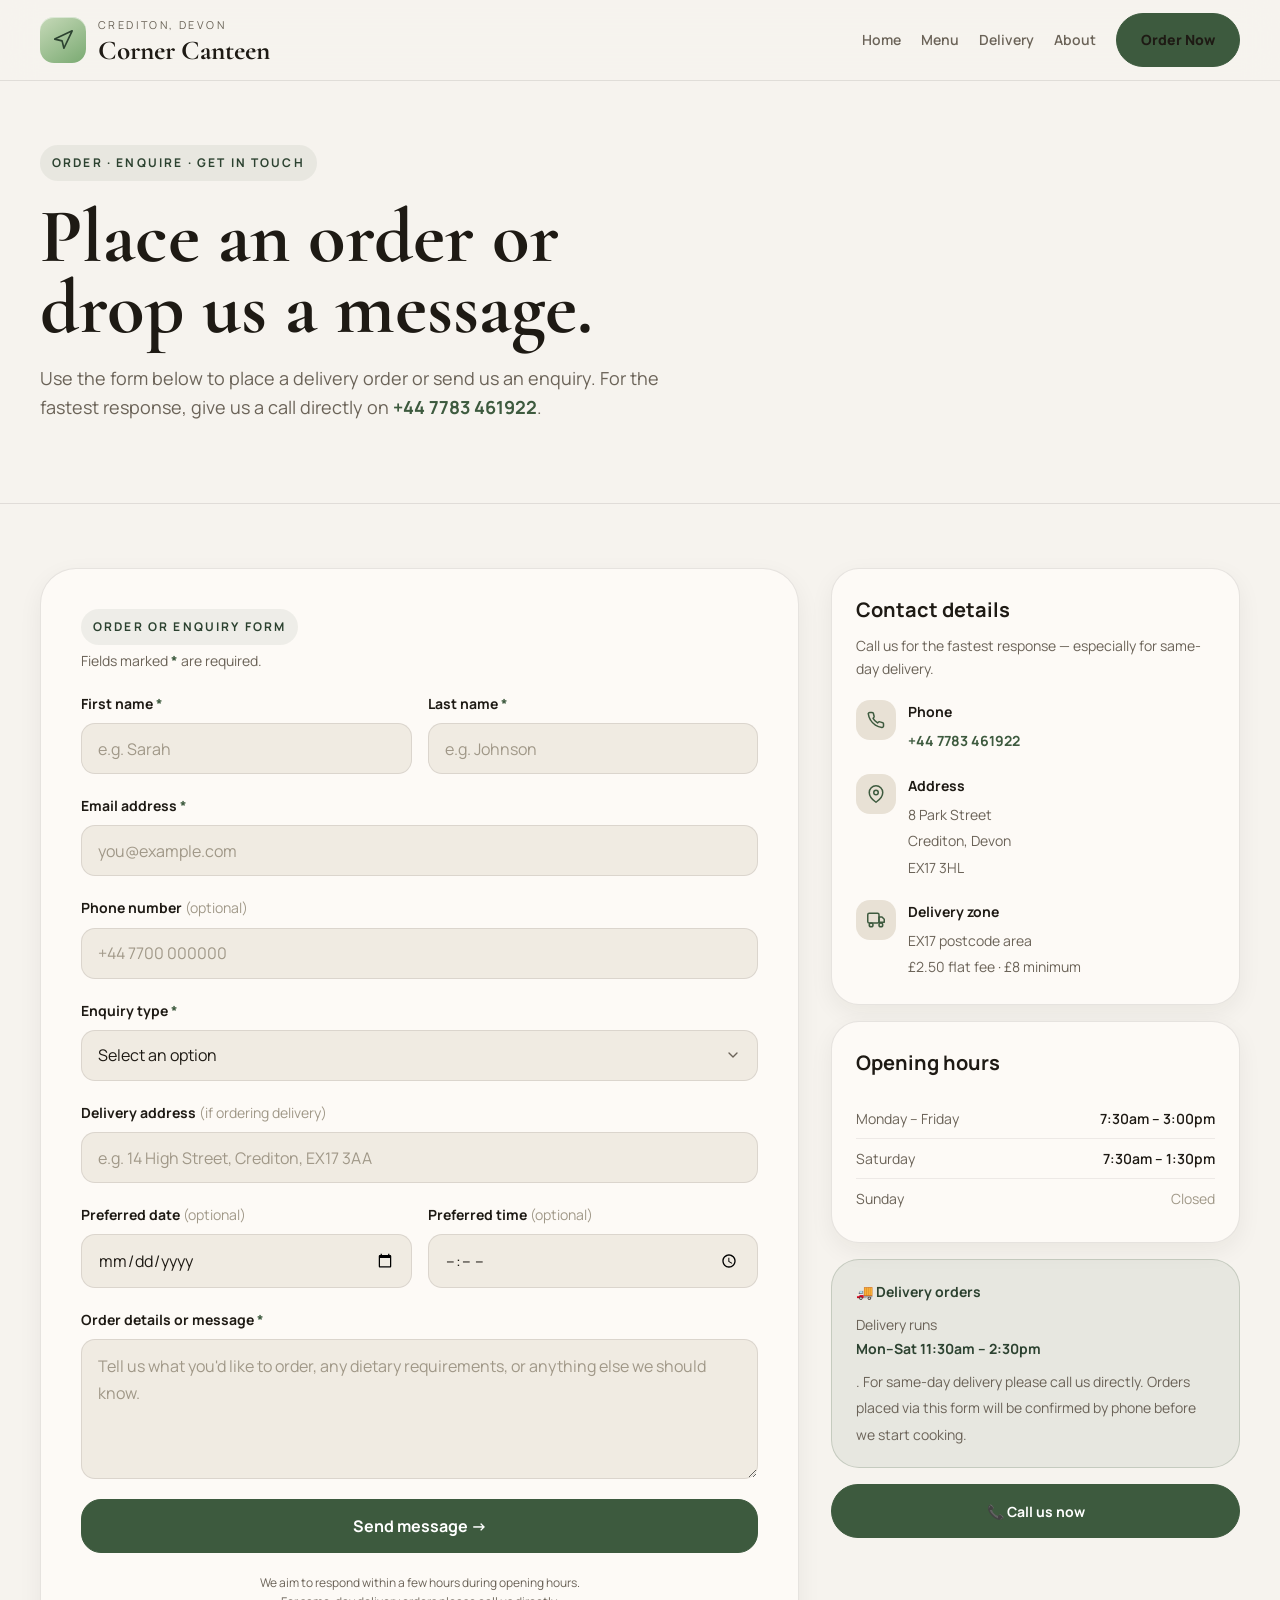
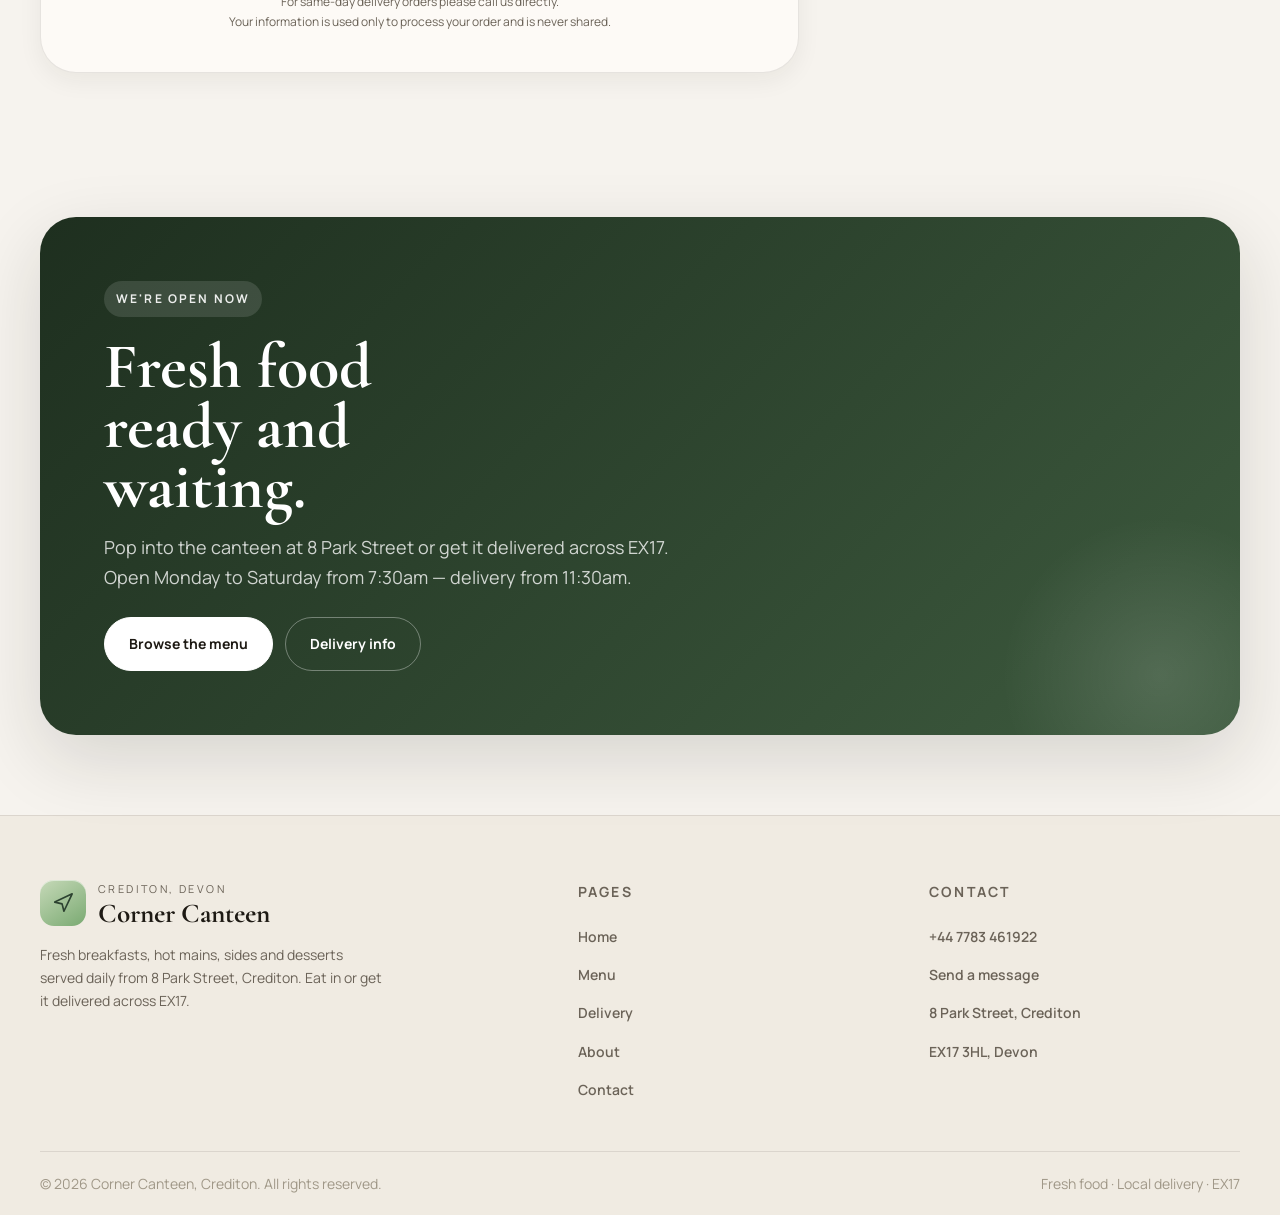
<file: contact.html>
<!doctype html>
<html lang="en">
  <head>
    <meta charset="UTF-8" />
    <meta name="viewport" content="width=device-width, initial-scale=1.0" />
    <title>Contact & Order | Corner Canteen — Crediton, Devon</title>
    <meta
      name="description"
      content="Contact Corner Canteen to place a delivery order, ask a question or make an enquiry. Call us or use our online form — we respond within a few hours."
    />

    <link rel="icon" type="image/png" href="./assets/images/logo.png" />
    <meta name="theme-color" content="#f6f3ee" />

    <link rel="preconnect" href="https://fonts.googleapis.com" />
    <link rel="preconnect" href="https://fonts.gstatic.com" crossorigin />
    <link
      href="https://fonts.googleapis.com/css2?family=Cormorant+Garamond:wght@500;600;700&family=Manrope:wght@400;500;600;700;800&display=swap"
      rel="stylesheet"
    />
    <link rel="stylesheet" href="assets/css/style.css" />

    <style>
      .contact-grid {
        display: grid;
        grid-template-columns: 1.3fr 0.7fr;
        gap: var(--space-8);
        align-items: start;
        margin-bottom: var(--space-16);
      }

      /* ── FORM ───────────────────────────────────────────── */
      .contact-form {
        background: var(--color-surface);
        border: 1px solid var(--color-border);
        border-radius: var(--radius-2xl);
        padding: clamp(var(--space-6), 4vw, var(--space-10));
        box-shadow: var(--shadow-sm);
        display: grid;
        gap: var(--space-5);
      }

      .form-submit-btn {
        width: 100%;
        justify-content: center;
        min-height: 54px;
        font-size: var(--text-base);
        border-radius: var(--radius-lg);
      }

      .form-note {
        font-size: var(--text-xs);
        color: var(--color-text-muted);
        text-align: center;
        line-height: 1.65;
      }

      /* Field error state */
      .form-group input.error,
      .form-group textarea.error,
      .form-group select.error {
        border-color: var(--color-error-text);
        box-shadow: 0 0 0 3px var(--color-error-bg);
      }

      .field-error {
        font-size: var(--text-xs);
        color: var(--color-error-text);
        font-weight: 600;
        margin-top: 2px;
        display: none;
      }

      .field-error.visible {
        display: block;
      }

      /* Result message */
      #form-result {
        display: none;
        padding: var(--space-4) var(--space-5);
        border-radius: var(--radius-md);
        font-size: var(--text-sm);
        font-weight: 600;
        line-height: 1.6;
      }

      #form-result.success {
        background: var(--color-success-bg);
        border: 1px solid var(--color-success-border);
        color: var(--color-success-text);
        display: block;
      }

      #form-result.error {
        background: var(--color-error-bg);
        border: 1px solid var(--color-error-border);
        color: var(--color-error-text);
        display: block;
      }

      /* ── SIDEBAR ────────────────────────────────────────── */
      .contact-sidebar {
        display: grid;
        gap: var(--space-4);
      }

      .contact-info-card {
        background: var(--color-surface);
        border: 1px solid var(--color-border);
        border-radius: var(--radius-xl);
        padding: var(--space-6);
        box-shadow: var(--shadow-sm);
        display: grid;
        gap: var(--space-5);
      }

      .contact-info-card h3 {
        font-size: var(--text-lg);
        font-weight: 700;
      }
      .contact-info-card .card-sub {
        color: var(--color-text-muted);
        font-size: var(--text-sm);
        margin-top: calc(-1 * var(--space-3));
      }

      .contact-detail {
        display: flex;
        align-items: flex-start;
        gap: var(--space-3);
      }

      .contact-detail-icon {
        width: 40px;
        height: 40px;
        border-radius: var(--radius-md);
        background: var(--color-surface-offset);
        display: grid;
        place-items: center;
        color: var(--color-primary);
        flex-shrink: 0;
      }

      .contact-detail-text p {
        font-weight: 700;
        font-size: var(--text-sm);
        margin-bottom: var(--space-1);
      }
      .contact-detail-text span {
        color: var(--color-text-muted);
        font-size: var(--text-sm);
        line-height: 1.55;
      }

      .hours-table {
        width: 100%;
        border-collapse: collapse;
        font-size: var(--text-sm);
      }
      .hours-table tr {
        border-bottom: 1px solid var(--color-divider);
      }
      .hours-table tr:last-child {
        border-bottom: none;
      }
      .hours-table td {
        padding: var(--space-2) 0;
        color: var(--color-text-muted);
      }
      .hours-table td:last-child {
        text-align: right;
        font-weight: 600;
        color: var(--color-text);
      }
      .hours-table .closed {
        color: var(--color-text-faint) !important;
        font-weight: 400 !important;
      }

      .notice-card {
        background: var(--color-primary-highlight);
        border: 1px solid rgba(61, 90, 62, 0.2);
        border-radius: var(--radius-xl);
        padding: var(--space-5) var(--space-6);
      }
      .notice-card strong {
        display: block;
        font-size: var(--text-sm);
        margin-bottom: var(--space-2);
        color: var(--color-primary-dark);
      }
      .notice-card span {
        color: var(--color-text-muted);
        font-size: var(--text-sm);
        line-height: 1.6;
      }

      @media (max-width: 1024px) {
        .contact-grid {
          grid-template-columns: 1fr;
        }
      }

      @media (max-width: 600px) {
        .form-row {
          grid-template-columns: 1fr;
        }
      }
    </style>
  </head>
  <body>
    <a href="#main-content" class="skip-link">Skip to content</a>

    <!-- HEADER -->
    <header class="site-header">
      <div class="container nav-bar">
        <a href="index.html" class="brand" aria-label="Corner Canteen home">
          <div class="brand-mark" aria-hidden="true">
            <svg
              viewBox="0 0 24 24"
              fill="none"
              stroke="currentColor"
              stroke-width="1.8"
              stroke-linecap="round"
              stroke-linejoin="round"
            >
              <path d="M3 11l19-9-9 19-2-8-8-2z" />
            </svg>
          </div>
          <div class="brand-text">
            <small>Crediton, Devon</small>
            <strong>Corner Canteen</strong>
          </div>
        </a>

        <button
          class="nav-toggle"
          aria-label="Open menu"
          aria-expanded="false"
          aria-controls="primary-nav"
          type="button"
        >
          <span></span><span></span><span></span>
        </button>

        <nav aria-label="Primary navigation">
          <ul class="nav-links" id="primary-nav">
            <li><a href="index.html">Home</a></li>
            <li><a href="menu.html">Menu</a></li>
            <li><a href="delivery.html">Delivery</a></li>
            <li><a href="about.html">About</a></li>
            <li>
              <a href="contact.html" class="btn btn-primary">Order Now</a>
            </li>
          </ul>
        </nav>
      </div>
    </header>

    <main id="main-content">
      <!-- PAGE HERO -->
      <section class="page-hero">
        <div class="container reveal">
          <span class="text-section-label">Order · Enquire · Get in touch</span>
          <h1>Place an order or drop us a message.</h1>
          <p>
            Use the form below to place a delivery order or send us an enquiry.
            For the fastest response, give us a call directly on
            <a
              href="tel:+447783461922"
              style="color: var(--color-primary); font-weight: 700"
              >+44 7783 461922</a
            >.
          </p>
        </div>
      </section>

      <section class="section">
        <div class="container contact-grid">
          <!-- ══ FORM ══ -->
          <div class="reveal">
            <div id="form-result"></div>

            <!--
            ════════════════════════════════════════════════════
            FORMSUBMIT SETUP — one-time activation needed
            ════════════════════════════════════════════════════
            STEP 1: Deploy the site live (FormSubmit needs a
                    live URL — won't work on localhost)
            STEP 2: Submit the form once on the live site
            STEP 3: Check your email and click the activation
                    link FormSubmit sends you
            STEP 4: Done — all future submissions go straight
                    to your inbox
            ════════════════════════════════════════════════════
            Replace YOUR_EMAIL@EMAIL.COM below with the
            client's actual email address before deploying.
            ════════════════════════════════════════════════════
            -->
            <form
              class="contact-form"
              id="contact-form"
              action="https://formsubmit.co/YOUR_EMAIL@EMAIL.COM"
              method="POST"
              novalidate
            >
              <!-- FormSubmit config -->
              <input
                type="hidden"
                name="_subject"
                value="New order / enquiry — Corner Canteen"
              />
              <input type="hidden" name="_template" value="table" />
              <input type="hidden" name="_captcha" value="false" />
              <!-- Redirect after success — change to your live thank-you page or remove -->
              <input
                type="hidden"
                name="_next"
                value="https://cornercanteen.co.uk/contact.html"
              />
              <!-- Honeypot spam trap -->
              <input
                type="text"
                name="_honey"
                style="display: none"
                tabindex="-1"
                autocomplete="off"
              />

              <div>
                <span class="text-section-label" style="margin-bottom: 0"
                  >Order or enquiry form</span
                >
                <p
                  style="
                    color: var(--color-text-muted);
                    font-size: var(--text-sm);
                    margin-top: var(--space-1);
                  "
                >
                  Fields marked
                  <span style="color: var(--color-primary); font-weight: 700"
                    >*</span
                  >
                  are required.
                </p>
              </div>

              <!-- Name -->
              <div class="form-row">
                <div class="form-group">
                  <label for="first-name"
                    >First name
                    <span class="req" style="color: var(--color-primary)"
                      >*</span
                    ></label
                  >
                  <input
                    type="text"
                    id="first-name"
                    name="First Name"
                    placeholder="e.g. Sarah"
                    autocomplete="given-name"
                  />
                  <span class="field-error" id="err-first-name"
                    >Please enter your first name.</span
                  >
                </div>
                <div class="form-group">
                  <label for="last-name"
                    >Last name
                    <span class="req" style="color: var(--color-primary)"
                      >*</span
                    ></label
                  >
                  <input
                    type="text"
                    id="last-name"
                    name="Last Name"
                    placeholder="e.g. Johnson"
                    autocomplete="family-name"
                  />
                  <span class="field-error" id="err-last-name"
                    >Please enter your last name.</span
                  >
                </div>
              </div>

              <!-- Email -->
              <div class="form-group">
                <label for="email"
                  >Email address
                  <span class="req" style="color: var(--color-primary)"
                    >*</span
                  ></label
                >
                <input
                  type="email"
                  id="email"
                  name="email"
                  placeholder="you@example.com"
                  autocomplete="email"
                />
                <span class="field-error" id="err-email"
                  >Please enter a valid email address.</span
                >
              </div>

              <!-- Phone -->
              <div class="form-group">
                <label for="phone"
                  >Phone number
                  <span style="color: var(--color-text-faint); font-weight: 400"
                    >(optional)</span
                  ></label
                >
                <input
                  type="tel"
                  id="phone"
                  name="Phone Number"
                  placeholder="+44 7700 000000"
                  autocomplete="tel"
                />
              </div>

              <!-- Order type -->
              <div class="form-group">
                <label for="order-type"
                  >Enquiry type
                  <span class="req" style="color: var(--color-primary)"
                    >*</span
                  ></label
                >
                <select id="order-type" name="Enquiry Type">
                  <option value="" disabled selected>Select an option</option>
                  <option value="Delivery Order">Delivery Order</option>
                  <option value="Eat-In Pre-Order">Eat-In Pre-Order</option>
                  <option value="Large / Group Order">
                    Large / Group Order
                  </option>
                  <option value="Catering Enquiry">Catering Enquiry</option>
                  <option value="General Question">General Question</option>
                </select>
                <span class="field-error" id="err-order-type"
                  >Please select an enquiry type.</span
                >
              </div>

              <!-- Address (for delivery) -->
              <div class="form-group">
                <label for="address"
                  >Delivery address
                  <span style="color: var(--color-text-faint); font-weight: 400"
                    >(if ordering delivery)</span
                  ></label
                >
                <input
                  type="text"
                  id="address"
                  name="Delivery Address"
                  placeholder="e.g. 14 High Street, Crediton, EX17 3AA"
                  autocomplete="street-address"
                />
              </div>

              <!-- Preferred time -->
              <div class="form-row">
                <div class="form-group">
                  <label for="pref-date"
                    >Preferred date
                    <span
                      style="color: var(--color-text-faint); font-weight: 400"
                      >(optional)</span
                    ></label
                  >
                  <input type="date" id="pref-date" name="Preferred Date" />
                </div>
                <div class="form-group">
                  <label for="pref-time"
                    >Preferred time
                    <span
                      style="color: var(--color-text-faint); font-weight: 400"
                      >(optional)</span
                    ></label
                  >
                  <input
                    type="time"
                    id="pref-time"
                    name="Preferred Time"
                    min="11:30"
                    max="14:30"
                  />
                </div>
              </div>

              <!-- Message -->
              <div class="form-group">
                <label for="message"
                  >Order details or message
                  <span class="req" style="color: var(--color-primary)"
                    >*</span
                  ></label
                >
                <textarea
                  id="message"
                  name="Message"
                  placeholder="Tell us what you'd like to order, any dietary requirements, or anything else we should know."
                ></textarea>
                <span class="field-error" id="err-message"
                  >Please enter your message or order details.</span
                >
              </div>

              <!-- Submit -->
              <button
                type="submit"
                id="submit-btn"
                class="btn btn-primary form-submit-btn"
              >
                Send message →
              </button>

              <p class="form-note">
                We aim to respond within a few hours during opening hours.<br />
                For same-day delivery orders please call us directly.<br />
                Your information is used only to process your order and is never
                shared.
              </p>
            </form>
          </div>

          <!-- ══ SIDEBAR ══ -->
          <aside class="contact-sidebar reveal reveal-delay-1">
            <div class="contact-info-card">
              <h3>Contact details</h3>
              <p class="card-sub">
                Call us for the fastest response — especially for same-day
                delivery.
              </p>

              <div class="contact-detail">
                <div class="contact-detail-icon" aria-hidden="true">
                  <svg
                    width="18"
                    height="18"
                    viewBox="0 0 24 24"
                    fill="none"
                    stroke="currentColor"
                    stroke-width="2"
                    stroke-linecap="round"
                    stroke-linejoin="round"
                  >
                    <path
                      d="M22 16.92v3a2 2 0 0 1-2.18 2 19.79 19.79 0 0 1-8.63-3.07A19.5 19.5 0 0 1 4.69 12a19.79 19.79 0 0 1-3-8.57A2 2 0 0 1 3.73 2h3a2 2 0 0 1 2 1.72c.127.96.361 1.903.7 2.81a2 2 0 0 1-.45 2.11L8.09 9.91a16 16 0 0 0 6 6l.91-.91a2 2 0 0 1 2.11-.45c.907.339 1.85.573 2.81.7A2 2 0 0 1 22 16.92z"
                    />
                  </svg>
                </div>
                <div class="contact-detail-text">
                  <p>Phone</p>
                  <span
                    ><a
                      href="tel:+447783461922"
                      style="color: var(--color-primary); font-weight: 700"
                      >+44 7783 461922</a
                    ></span
                  >
                </div>
              </div>

              <div class="contact-detail">
                <div class="contact-detail-icon" aria-hidden="true">
                  <svg
                    width="18"
                    height="18"
                    viewBox="0 0 24 24"
                    fill="none"
                    stroke="currentColor"
                    stroke-width="2"
                    stroke-linecap="round"
                    stroke-linejoin="round"
                  >
                    <path d="M21 10c0 7-9 13-9 13S3 17 3 10a9 9 0 0 1 18 0z" />
                    <circle cx="12" cy="10" r="3" />
                  </svg>
                </div>
                <div class="contact-detail-text">
                  <p>Address</p>
                  <span>8 Park Street<br />Crediton, Devon<br />EX17 3HL</span>
                </div>
              </div>

              <div class="contact-detail">
                <div class="contact-detail-icon" aria-hidden="true">
                  <svg
                    width="18"
                    height="18"
                    viewBox="0 0 24 24"
                    fill="none"
                    stroke="currentColor"
                    stroke-width="2"
                    stroke-linecap="round"
                    stroke-linejoin="round"
                  >
                    <rect x="1" y="3" width="15" height="13" rx="2" />
                    <path d="M16 8h4l3 3v4h-7V8z" />
                    <circle cx="5.5" cy="18.5" r="2.5" />
                    <circle cx="18.5" cy="18.5" r="2.5" />
                  </svg>
                </div>
                <div class="contact-detail-text">
                  <p>Delivery zone</p>
                  <span
                    >EX17 postcode area<br />£2.50 flat fee · £8 minimum</span
                  >
                </div>
              </div>
            </div>

            <!-- Hours -->
            <div class="contact-info-card">
              <h3>Opening hours</h3>
              <table class="hours-table" aria-label="Opening hours">
                <tbody>
                  <tr>
                    <td>Monday – Friday</td>
                    <td>7:30am – 3:00pm</td>
                  </tr>
                  <tr>
                    <td>Saturday</td>
                    <td>7:30am – 1:30pm</td>
                  </tr>
                  <tr>
                    <td>Sunday</td>
                    <td class="closed">Closed</td>
                  </tr>
                </tbody>
              </table>
            </div>

            <!-- Delivery notice -->
            <div class="notice-card">
              <strong>🚚 Delivery orders</strong>
              <span
                >Delivery runs <strong>Mon–Sat 11:30am – 2:30pm</strong>. For
                same-day delivery please call us directly. Orders placed via
                this form will be confirmed by phone before we start
                cooking.</span
              >
            </div>

            <!-- Call CTA -->
            <a
              href="tel:+447783461922"
              class="btn btn-primary"
              style="width: 100%; justify-content: center"
            >
              📞 Call us now
            </a>
          </aside>
        </div>
      </section>

      <!-- CTA -->
      <section class="cta-section">
        <div class="container">
          <div class="cta-box reveal">
            <span class="text-section-label">We're open now</span>
            <h2>Fresh food ready and waiting.</h2>
            <p>
              Pop into the canteen at 8 Park Street or get it delivered across
              EX17. Open Monday to Saturday from 7:30am — delivery from 11:30am.
            </p>
            <div class="btn-group">
              <a href="menu.html" class="btn btn-light">Browse the menu</a>
              <a href="delivery.html" class="btn btn-outline-light"
                >Delivery info</a
              >
            </div>
          </div>
        </div>
      </section>
    </main>

    <!-- FOOTER -->
    <footer class="site-footer">
      <div class="container footer-top">
        <div class="footer-brand">
          <a href="index.html" class="brand" aria-label="Corner Canteen home">
            <div class="brand-mark" aria-hidden="true">
              <svg
                viewBox="0 0 24 24"
                fill="none"
                stroke="currentColor"
                stroke-width="1.8"
                stroke-linecap="round"
                stroke-linejoin="round"
              >
                <path d="M3 11l19-9-9 19-2-8-8-2z" />
              </svg>
            </div>
            <div class="brand-text">
              <small>Crediton, Devon</small>
              <strong>Corner Canteen</strong>
            </div>
          </a>
          <p>
            Fresh breakfasts, hot mains, sides and desserts served daily from 8
            Park Street, Crediton. Eat in or get it delivered across EX17.
          </p>
        </div>

        <div class="footer-col">
          <h4>Pages</h4>
          <ul>
            <li><a href="index.html">Home</a></li>
            <li><a href="menu.html">Menu</a></li>
            <li><a href="delivery.html">Delivery</a></li>
            <li><a href="about.html">About</a></li>
            <li><a href="contact.html">Contact</a></li>
          </ul>
        </div>

        <div class="footer-col">
          <h4>Contact</h4>
          <ul>
            <li><a href="tel:+447783461922">+44 7783 461922</a></li>
            <li><a href="contact.html">Send a message</a></li>
            <li><a href="about.html">8 Park Street, Crediton</a></li>
            <li><a href="about.html">EX17 3HL, Devon</a></li>
          </ul>
        </div>
      </div>

      <div class="container footer-bottom">
        <p>© 2026 Corner Canteen, Crediton. All rights reserved.</p>
        <p>Fresh food · Local delivery · EX17</p>
      </div>
    </footer>

    <!-- ════════════════════════════════════════════════════════
         INLINE JAVASCRIPT — Validation + FormSubmit handler
         ════════════════════════════════════════════════════════ -->
    <script>
      (function () {
        "use strict";

        var form = document.getElementById("contact-form");
        var result = document.getElementById("form-result");
        var btn = document.getElementById("submit-btn");

        /* ── helpers ── */
        function showError(inputId, errorId) {
          var input = document.getElementById(inputId);
          var err = document.getElementById(errorId);
          if (input) input.classList.add("error");
          if (err) err.classList.add("visible");
        }

        function clearError(inputId, errorId) {
          var input = document.getElementById(inputId);
          var err = document.getElementById(errorId);
          if (input) input.classList.remove("error");
          if (err) err.classList.remove("visible");
        }

        function isValidEmail(val) {
          return /^[^\s@]+@[^\s@]+\.[^\s@]+$/.test(val.trim());
        }

        /* ── clear errors on input ── */
        [
          ["first-name", "err-first-name"],
          ["last-name", "err-last-name"],
          ["email", "err-email"],
          ["order-type", "err-order-type"],
          ["message", "err-message"],
        ].forEach(function (pair) {
          var el = document.getElementById(pair[0]);
          if (el) {
            el.addEventListener("input", function () {
              clearError(pair[0], pair[1]);
            });
            el.addEventListener("change", function () {
              clearError(pair[0], pair[1]);
            });
          }
        });

        /* ── validate ── */
        function validate() {
          var valid = true;

          var firstName = document.getElementById("first-name").value.trim();
          var lastName = document.getElementById("last-name").value.trim();
          var email = document.getElementById("email").value.trim();
          var orderType = document.getElementById("order-type").value;
          var message = document.getElementById("message").value.trim();

          if (!firstName) {
            showError("first-name", "err-first-name");
            valid = false;
          }
          if (!lastName) {
            showError("last-name", "err-last-name");
            valid = false;
          }

          if (!email || !isValidEmail(email)) {
            showError("email", "err-email");
            valid = false;
          }

          if (!orderType) {
            showError("order-type", "err-order-type");
            valid = false;
          }
          if (!message) {
            showError("message", "err-message");
            valid = false;
          }

          return valid;
        }

        /* ── submit ── */
        form.addEventListener("submit", function (e) {
          e.preventDefault();

          result.className = "";
          result.style.display = "none";

          if (!validate()) {
            result.className = "error";
            result.textContent =
              "⚠️ Please fill in all required fields before submitting.";
            result.style.display = "block";
            result.scrollIntoView({ behavior: "smooth", block: "center" });
            return;
          }

          btn.disabled = true;
          btn.textContent = "Sending…";

          /* FormSubmit uses standard form POST — we fetch it as AJAX */
          var data = new FormData(form);

          fetch(form.action, {
            method: "POST",
            body: data,
            headers: { Accept: "application/json" },
          })
            .then(function (res) {
              /* FormSubmit returns a redirect, not JSON — so any 2xx or 3xx = success */
              if (res.ok || res.type === "opaqueredirect") {
                result.className = "success";
                result.innerHTML =
                  '✅ <strong>Message sent!</strong> Thank you — we will be in touch shortly. For same-day delivery please also call us on <a href="tel:+447783461922" style="color:var(--color-success-text);font-weight:700;">+44 7783 461922</a>.';
                form.reset();
              } else {
                throw new Error("Server error");
              }
            })
            .catch(function () {
              result.className = "error";
              result.innerHTML =
                '❌ Something went wrong. Please try again or call us on <a href="tel:+447783461922" style="color:var(--color-error-text);font-weight:700;">+44 7783 461922</a>.';
            })
            .finally(function () {
              result.style.display = "block";
              result.scrollIntoView({ behavior: "smooth", block: "center" });
              btn.disabled = false;
              btn.textContent = "Send message →";
            });
        });
      })();
    </script>

    <script src="assets/js/main.js" defer></script>
  </body>
</html>
</file>
<file: assets/css/style.css>
/* ============================================================
   CORNER CANTEEN — Design System & Global Styles
   cornercanteen.co.uk
   ============================================================ */

/* ------------------------------------------------------------
   1. DESIGN TOKENS
   ------------------------------------------------------------ */
:root {
  /* Colours */
  --color-bg:               #f6f3ee;
  --color-surface:          #fdfaf6;
  --color-surface-2:        #f0ebe2;
  --color-surface-offset:   #e8e1d5;
  --color-text:             #1e1a14;
  --color-text-muted:       #6b6358;
  --color-text-faint:       #a09888;
  --color-border:           rgba(30, 26, 20, 0.10);
  --color-divider:          rgba(30, 26, 20, 0.07);

  /* Brand */
  --color-primary:          #3d5a3e;
  --color-primary-dark:     #2c4230;
  --color-primary-hover:    #2c4230;
  --color-primary-highlight:rgba(61, 90, 62, 0.08);
  --color-accent:           #d4882a;
  --color-accent-light:     rgba(212, 136, 42, 0.10);

  /* Neutrals */
  --color-white:            #ffffff;
  --color-black:            #0e0c09;

  /* Status */
  --color-success-bg:       #d1fae5;
  --color-success-border:   #6ee7b7;
  --color-success-text:     #065f46;
  --color-error-bg:         #fee2e2;
  --color-error-border:     #fca5a5;
  --color-error-text:       #991b1b;

  /* Typography */
  --font-display: 'Cormorant Garamond', Georgia, serif;
  --font-body:    'Manrope', system-ui, sans-serif;

  --text-xs:   0.75rem;
  --text-sm:   0.875rem;
  --text-base: 1rem;
  --text-md:   1.125rem;
  --text-lg:   1.25rem;
  --text-xl:   1.5rem;
  --text-2xl:  1.875rem;
  --text-3xl:  2.25rem;
  --text-4xl:  3rem;
  --text-5xl:  4rem;

  /* Spacing */
  --space-1:  0.25rem;
  --space-2:  0.5rem;
  --space-3:  0.75rem;
  --space-4:  1rem;
  --space-5:  1.25rem;
  --space-6:  1.5rem;
  --space-7:  1.75rem;
  --space-8:  2rem;
  --space-10: 2.5rem;
  --space-12: 3rem;
  --space-16: 4rem;
  --space-20: 5rem;
  --space-24: 6rem;

  /* Radius */
  --radius-sm:   8px;
  --radius-md:   14px;
  --radius-lg:   20px;
  --radius-xl:   28px;
  --radius-2xl:  36px;
  --radius-full: 9999px;

  /* Shadows */
  --shadow-sm: 0 8px 24px rgba(30, 26, 20, 0.06);
  --shadow-md: 0 16px 48px rgba(30, 26, 20, 0.10);
  --shadow-lg: 0 24px 72px rgba(30, 26, 20, 0.14);

  /* Layout */
  --max-width: 1200px;

  /* Transitions */
  --transition:      200ms ease;
  --transition-slow: 400ms ease;
}

/* ------------------------------------------------------------
   2. RESET & BASE
   ------------------------------------------------------------ */
*, *::before, *::after {
  box-sizing: border-box;
  margin: 0;
  padding: 0;
}

html {
  scroll-behavior: smooth;
  -webkit-text-size-adjust: 100%;
}

body {
  font-family: var(--font-body);
  font-size: var(--text-base);
  line-height: 1.65;
  color: var(--color-text);
  background: var(--color-bg);
  -webkit-font-smoothing: antialiased;
  text-rendering: optimizeLegibility;
}

img, video {
  display: block;
  max-width: 100%;
  height: auto;
}

a {
  color: inherit;
  text-decoration: none;
  transition: color var(--transition);
}

ul, ol { list-style: none; }

button {
  font-family: var(--font-body);
  cursor: pointer;
  border: none;
  background: none;
}

input, textarea, select {
  font-family: var(--font-body);
}

/* ------------------------------------------------------------
   3. ACCESSIBILITY
   ------------------------------------------------------------ */
.skip-link {
  position: absolute;
  left: -999px;
  top: var(--space-4);
  background: var(--color-text);
  color: var(--color-white);
  padding: var(--space-3) var(--space-5);
  border-radius: var(--radius-full);
  font-weight: 700;
  font-size: var(--text-sm);
  z-index: 9999;
}

.skip-link:focus { left: var(--space-4); }

:focus-visible {
  outline: 2px solid var(--color-primary);
  outline-offset: 3px;
  border-radius: 4px;
}

/* ------------------------------------------------------------
   4. LAYOUT UTILITIES
   ------------------------------------------------------------ */
.container {
  width: min(calc(100% - 2rem), var(--max-width));
  margin-inline: auto;
}

.section {
  padding-bottom: var(--space-20);
}

.section--tinted {
  background: var(--color-surface-2);
  padding-top: var(--space-20);
  padding-bottom: var(--space-20);
  margin-bottom: var(--space-20);
}

.section-head {
  display: flex;
  justify-content: space-between;
  align-items: flex-end;
  gap: var(--space-6);
  margin-bottom: var(--space-8);
  flex-wrap: wrap;
}

.section-heading {
  font-family: var(--font-display);
  font-size: clamp(var(--text-3xl), 4vw, var(--text-5xl));
  line-height: 0.95;
  max-width: 14ch;
}

.section-subheading {
  max-width: 52ch;
  color: var(--color-text-muted);
}

/* ------------------------------------------------------------
   5. TYPOGRAPHY UTILITIES
   ------------------------------------------------------------ */
.text-section-label {
  display: inline-flex;
  align-items: center;
  gap: var(--space-2);
  padding: var(--space-2) var(--space-3);
  border-radius: var(--radius-full);
  background: var(--color-primary-highlight);
  color: var(--color-primary-dark);
  font-size: var(--text-xs);
  font-weight: 700;
  text-transform: uppercase;
  letter-spacing: 0.18em;
  margin-bottom: var(--space-5);
}

.text-accent-label {
  display: inline-flex;
  align-items: center;
  gap: var(--space-2);
  padding: var(--space-2) var(--space-3);
  border-radius: var(--radius-full);
  background: var(--color-accent-light);
  color: var(--color-accent);
  font-size: var(--text-xs);
  font-weight: 700;
  text-transform: uppercase;
  letter-spacing: 0.18em;
  margin-bottom: var(--space-5);
}

/* ------------------------------------------------------------
   6. BUTTONS
   ------------------------------------------------------------ */
.btn {
  display: inline-flex;
  align-items: center;
  justify-content: center;
  gap: var(--space-2);
  min-height: 48px;
  padding: 0.9rem 1.5rem;
  border-radius: var(--radius-full);
  font-weight: 700;
  font-size: var(--text-sm);
  border: 1.5px solid transparent;
  transition: transform var(--transition), background var(--transition), box-shadow var(--transition);
  white-space: nowrap;
  cursor: pointer;
}

.btn:hover  { transform: translateY(-2px); }
.btn:active { transform: translateY(0); }

.btn-primary {
  background: var(--color-primary);
  color: var(--color-white);
  border-color: var(--color-primary);
}
.btn-primary:hover {
  background: var(--color-primary-dark);
  border-color: var(--color-primary-dark);
}

.btn-secondary {
  background: rgba(255,255,255,0.7);
  color: var(--color-text);
  border-color: var(--color-border);
  backdrop-filter: blur(8px);
}
.btn-secondary:hover { background: var(--color-white); }

.btn-accent {
  background: var(--color-accent);
  color: var(--color-white);
  border-color: var(--color-accent);
}
.btn-accent:hover { background: #b8731f; border-color: #b8731f; }

.btn-light {
  background: var(--color-white);
  color: var(--color-text);
  border-color: var(--color-white);
}
.btn-light:hover { background: var(--color-surface-2); }

.btn-outline-light {
  background: transparent;
  color: var(--color-white);
  border-color: rgba(255,255,255,0.35);
}
.btn-outline-light:hover { background: rgba(255,255,255,0.12); }

.btn-outline-primary {
  background: transparent;
  color: var(--color-primary);
  border-color: var(--color-primary);
}
.btn-outline-primary:hover { background: var(--color-primary-highlight); }

.btn-sm {
  min-height: 38px;
  padding: 0.55rem 1rem;
  font-size: var(--text-xs);
}

.btn-group {
  display: flex;
  flex-wrap: wrap;
  gap: var(--space-3);
}

/* ------------------------------------------------------------
   7. HEADER & NAVIGATION
   ------------------------------------------------------------ */
.site-header {
  position: sticky;
  top: 0;
  z-index: 200;
  background: rgba(246, 243, 238, 0.92);
  backdrop-filter: blur(16px);
  -webkit-backdrop-filter: blur(16px);
  border-bottom: 1px solid var(--color-border);
}

.nav-bar {
  display: flex;
  align-items: center;
  justify-content: space-between;
  gap: var(--space-4);
  min-height: 80px;
  position: relative;
}

.brand {
  display: inline-flex;
  align-items: center;
  gap: var(--space-3);
  flex-shrink: 0;
}

.brand-mark {
  width: 46px;
  height: 46px;
  border-radius: var(--radius-md);
  background: linear-gradient(145deg, #c6d9b8, #7aaa72);
  display: grid;
  place-items: center;
  color: var(--color-primary-dark);
  box-shadow: inset 0 1px 0 rgba(255,255,255,0.5);
  flex-shrink: 0;
}

.brand-mark svg { width: 22px; height: 22px; }

.brand-text small {
  display: block;
  font-size: 0.68rem;
  text-transform: uppercase;
  letter-spacing: 0.22em;
  color: var(--color-text-muted);
  margin-bottom: 0.15rem;
}

.brand-text strong {
  display: block;
  font-family: var(--font-display);
  font-size: 1.7rem;
  line-height: 1;
  font-weight: 700;
  color: var(--color-text);
}

/* Desktop nav — always visible */
.nav-bar nav {
  display: block;
}

.nav-links {
  display: flex;
  align-items: center;
  gap: var(--space-5);
  font-weight: 600;
  font-size: var(--text-sm);
  color: var(--color-text-muted);
}

.nav-links a:hover,
.nav-links a:focus-visible { color: var(--color-text); }

.nav-links .btn { color: var(--color-white); }

/* Hamburger — hidden on desktop */
.nav-toggle {
  display: none;
  flex-direction: column;
  justify-content: center;
  align-items: center;
  gap: 5px;
  width: 44px;
  height: 44px;
  border-radius: var(--radius-md);
  background: var(--color-surface-2);
  border: 1px solid var(--color-border);
  flex-shrink: 0;
  cursor: pointer;
}

.nav-toggle span {
  display: block;
  width: 20px;
  height: 2px;
  background: var(--color-text);
  border-radius: 2px;
  transition: transform var(--transition), opacity var(--transition);
}

.nav-toggle[aria-expanded="true"] span:nth-child(1) {
  transform: translateY(7px) rotate(45deg);
}
.nav-toggle[aria-expanded="true"] span:nth-child(2) {
  opacity: 0;
}
.nav-toggle[aria-expanded="true"] span:nth-child(3) {
  transform: translateY(-7px) rotate(-45deg);
}

/* ------------------------------------------------------------
   8. PAGE HERO (inner pages)
   ------------------------------------------------------------ */
.page-hero {
  padding: var(--space-16) 0 var(--space-20);
  border-bottom: 1px solid var(--color-border);
  margin-bottom: var(--space-16);
}

.page-hero h1 {
  font-family: var(--font-display);
  font-size: clamp(2.8rem, 6vw, 5rem);
  line-height: 0.93;
  max-width: 16ch;
  margin-bottom: var(--space-5);
}

.page-hero p {
  max-width: 58ch;
  color: var(--color-text-muted);
  font-size: var(--text-md);
}

/* ------------------------------------------------------------
   9. BADGES & CHIPS
   ------------------------------------------------------------ */
.badge {
  display: inline-flex;
  align-items: center;
  padding: 0.3rem 0.7rem;
  border-radius: var(--radius-full);
  font-size: var(--text-xs);
  font-weight: 700;
  background: var(--color-surface-offset);
  color: var(--color-text-muted);
}

.badge-green { background: var(--color-primary-highlight); color: var(--color-primary-dark); }
.badge-amber { background: var(--color-accent-light);      color: var(--color-accent); }
.badge-white { background: rgba(255,255,255,0.85);         color: var(--color-text); }

/* ------------------------------------------------------------
   10. CARDS
   ------------------------------------------------------------ */
.card {
  background: var(--color-surface);
  border: 1px solid var(--color-border);
  border-radius: var(--radius-xl);
  box-shadow: var(--shadow-sm);
  overflow: hidden;
  transition: transform var(--transition), box-shadow var(--transition);
}

.card:hover {
  transform: translateY(-4px);
  box-shadow: var(--shadow-md);
}

.card-img {
  width: 100%;
  aspect-ratio: 4/3;
  object-fit: cover;
  display: block;
}

.card-body { padding: var(--space-5) var(--space-6); }

.card-body h3 {
  font-size: var(--text-lg);
  font-weight: 700;
  margin-bottom: var(--space-2);
  line-height: 1.3;
}

.card-body p {
  color: var(--color-text-muted);
  font-size: var(--text-sm);
  line-height: 1.6;
}

/* ------------------------------------------------------------
   11. MENU ITEM CARDS
   ------------------------------------------------------------ */
.menu-card {
  background: var(--color-surface);
  border: 1px solid var(--color-border);
  border-radius: var(--radius-xl);
  box-shadow: var(--shadow-sm);
  overflow: hidden;
  display: flex;
  flex-direction: column;
  transition: transform var(--transition), box-shadow var(--transition);
}

.menu-card:hover {
  transform: translateY(-4px);
  box-shadow: var(--shadow-md);
}

.menu-card-img {
  width: 100%;
  height: 200px;
  object-fit: cover;
  display: block;
}

.menu-card-body {
  padding: var(--space-5);
  display: flex;
  flex-direction: column;
  flex: 1;
  gap: var(--space-2);
}

.menu-card-header {
  display: flex;
  justify-content: space-between;
  align-items: flex-start;
  gap: var(--space-3);
}

.menu-card-title {
  font-weight: 700;
  font-size: var(--text-base);
  line-height: 1.3;
}

.menu-card-price {
  font-weight: 800;
  font-size: var(--text-lg);
  color: var(--color-primary);
  white-space: nowrap;
  flex-shrink: 0;
}

.menu-card-desc {
  color: var(--color-text-muted);
  font-size: var(--text-sm);
  line-height: 1.6;
  flex: 1;
}

.menu-card-tags {
  display: flex;
  flex-wrap: wrap;
  gap: var(--space-2);
  margin-top: var(--space-1);
}

/* ------------------------------------------------------------
   12. CATEGORY TABS
   ------------------------------------------------------------ */
.tab-bar {
  display: flex;
  gap: var(--space-2);
  flex-wrap: wrap;
  margin-bottom: var(--space-8);
}

.tab-btn {
  padding: 0.65rem 1.25rem;
  border-radius: var(--radius-full);
  font-weight: 700;
  font-size: var(--text-sm);
  color: var(--color-text-muted);
  background: var(--color-surface);
  border: 1.5px solid var(--color-border);
  transition: all var(--transition);
  cursor: pointer;
  font-family: var(--font-body);
}

.tab-btn:hover { color: var(--color-text); border-color: var(--color-text-muted); }

.tab-btn.active {
  background: var(--color-primary);
  color: var(--color-white);
  border-color: var(--color-primary);
}

.tab-panel { display: none; }
.tab-panel.active { display: grid; }

/* ------------------------------------------------------------
   13. TRUST BAR
   ------------------------------------------------------------ */
.trust-bar {
  padding: var(--space-5) 0;
  border-top: 1px solid var(--color-border);
  border-bottom: 1px solid var(--color-border);
  margin-bottom: var(--space-20);
}

.trust-bar-inner {
  display: flex;
  align-items: center;
  justify-content: space-between;
  gap: var(--space-6);
  flex-wrap: wrap;
}

.trust-item {
  display: flex;
  align-items: center;
  gap: var(--space-3);
  font-size: var(--text-sm);
  font-weight: 600;
  color: var(--color-text-muted);
}

.trust-item svg {
  width: 20px;
  height: 20px;
  color: var(--color-primary);
  flex-shrink: 0;
}

/* ------------------------------------------------------------
   14. DELIVERY CARDS
   ------------------------------------------------------------ */
.delivery-card {
  background: var(--color-surface);
  border: 1px solid var(--color-border);
  border-radius: var(--radius-xl);
  padding: var(--space-6);
  box-shadow: var(--shadow-sm);
  display: flex;
  flex-direction: column;
  gap: var(--space-4);
}

.delivery-card h3 { font-size: var(--text-lg); font-weight: 700; }
.delivery-card p  { color: var(--color-text-muted); font-size: var(--text-sm); line-height: 1.6; }

/* ------------------------------------------------------------
   15. CTA SECTION
   ------------------------------------------------------------ */
.cta-section { padding-bottom: var(--space-20); }

.cta-box {
  position: relative;
  overflow: hidden;
  background: linear-gradient(135deg, #1e2f1f, #3d5a3e);
  color: var(--color-white);
  border-radius: var(--radius-2xl);
  padding: clamp(var(--space-10), 6vw, var(--space-16));
  box-shadow: var(--shadow-lg);
}

.cta-box::after {
  content: "";
  position: absolute;
  right: -80px;
  bottom: -100px;
  width: 320px;
  height: 320px;
  background: radial-gradient(circle, rgba(255,255,255,0.12), transparent 70%);
  pointer-events: none;
}

.cta-box .text-section-label {
  background: rgba(255,255,255,0.12);
  color: rgba(255,255,255,0.9);
}

.cta-box h2 {
  font-family: var(--font-display);
  font-size: clamp(2.4rem, 5vw, 4.2rem);
  line-height: 0.94;
  max-width: 12ch;
  margin-bottom: var(--space-4);
}

.cta-box p {
  color: rgba(255,255,255,0.78);
  max-width: 54ch;
  margin-bottom: var(--space-6);
  font-size: var(--text-md);
}

/* ------------------------------------------------------------
   16. FOOTER
   ------------------------------------------------------------ */
.site-footer {
  background: var(--color-surface-2);
  border-top: 1px solid var(--color-border);
}

.footer-top {
  display: grid;
  grid-template-columns: 1.6fr 1fr 1fr;
  gap: var(--space-10);
  padding: var(--space-16) 0 var(--space-12);
}

.footer-brand p {
  color: var(--color-text-muted);
  font-size: var(--text-sm);
  line-height: 1.65;
  max-width: 38ch;
  margin-top: var(--space-4);
}

.footer-col h4 {
  font-size: var(--text-sm);
  text-transform: uppercase;
  letter-spacing: 0.16em;
  color: var(--color-text-muted);
  font-weight: 700;
  margin-bottom: var(--space-5);
}

.footer-col ul { display: grid; gap: var(--space-3); }

.footer-col ul a {
  color: var(--color-text-muted);
  font-size: var(--text-sm);
  font-weight: 600;
}

.footer-col ul a:hover { color: var(--color-text); }

.footer-bottom {
  display: flex;
  justify-content: space-between;
  align-items: center;
  gap: var(--space-4);
  padding: var(--space-5) 0;
  border-top: 1px solid var(--color-border);
  color: var(--color-text-faint);
  font-size: var(--text-sm);
  flex-wrap: wrap;
}

/* ------------------------------------------------------------
   17. SCROLL REVEAL
   ------------------------------------------------------------ */
.reveal {
  opacity: 0;
  transform: translateY(28px);
  transition: opacity 0.6s ease, transform 0.6s ease;
}

.reveal.visible {
  opacity: 1;
  transform: translateY(0);
}

.reveal-delay-1 { transition-delay: 0.1s; }
.reveal-delay-2 { transition-delay: 0.2s; }
.reveal-delay-3 { transition-delay: 0.3s; }

/* ------------------------------------------------------------
   18. FORMS
   ------------------------------------------------------------ */
.form-group { display: grid; gap: var(--space-2); }

.form-group label {
  font-size: var(--text-sm);
  font-weight: 700;
  color: var(--color-text);
}

.form-group label .req { color: var(--color-primary); }
.form-group label .opt { color: var(--color-text-faint); font-weight: 400; }

.form-group input,
.form-group textarea,
.form-group select {
  width: 100%;
  padding: 0.85rem var(--space-4);
  border: 1.5px solid var(--color-border);
  border-radius: var(--radius-md);
  background: var(--color-surface-2);
  font-size: var(--text-base);
  color: var(--color-text);
  font-family: var(--font-body);
  transition: border-color var(--transition), box-shadow var(--transition);
  -webkit-appearance: none;
  appearance: none;
}

.form-group input::placeholder,
.form-group textarea::placeholder { color: var(--color-text-faint); }

.form-group input:focus,
.form-group textarea:focus,
.form-group select:focus {
  outline: none;
  border-color: var(--color-primary);
  box-shadow: 0 0 0 3px var(--color-primary-highlight);
}

.form-group textarea { resize: vertical; min-height: 140px; line-height: 1.65; }

.form-group select {
  background-image: url("data:image/svg+xml,%3Csvg xmlns='http://www.w3.org/2000/svg' width='16' height='16' viewBox='0 0 24 24' fill='none' stroke='%236b6358' stroke-width='2' stroke-linecap='round' stroke-linejoin='round'%3E%3Cpolyline points='6 9 12 15 18 9'/%3E%3C/svg%3E");
  background-repeat: no-repeat;
  background-position: right var(--space-4) center;
  padding-right: var(--space-10);
  cursor: pointer;
}

.form-row { display: grid; grid-template-columns: 1fr 1fr; gap: var(--space-4); }

#form-result {
  display: none;
  padding: var(--space-4) var(--space-5);
  border-radius: var(--radius-md);
  font-size: var(--text-sm);
  font-weight: 600;
  margin-bottom: var(--space-4);
}

#form-result.success {
  background: var(--color-success-bg);
  border: 1px solid var(--color-success-border);
  color: var(--color-success-text);
  display: block;
}

#form-result.error {
  background: var(--color-error-bg);
  border: 1px solid var(--color-error-border);
  color: var(--color-error-text);
  display: block;
}

/* ------------------------------------------------------------
   19. RESPONSIVE — TABLET (max 1024px)
   ------------------------------------------------------------ */
@media (max-width: 1024px) {
  .footer-top {
    grid-template-columns: 1fr 1fr;
  }

  .footer-brand {
    grid-column: 1 / -1;
  }

  .section-head {
    flex-direction: column;
    align-items: flex-start;
  }
}

/* ------------------------------------------------------------
   20. RESPONSIVE — MOBILE (max 768px)
   ------------------------------------------------------------ */
@media (max-width: 768px) {

  /* Show hamburger button */
  .nav-toggle {
    display: flex;
  }

  /* Hide desktop nav, show only as dropdown when .open */
  .nav-bar nav {
    display: none;
    position: absolute;
    top: 80px;
    left: 0;
    right: 0;
    background: rgba(246, 243, 238, 0.98);
    backdrop-filter: blur(16px);
    -webkit-backdrop-filter: blur(16px);
    border-bottom: 1px solid var(--color-border);
    padding: var(--space-5) var(--space-6);
    z-index: 199;
    box-shadow: var(--shadow-md);
  }

  /* JS adds .open to show the menu */
  .nav-bar nav.open {
    display: block;
  }

  .nav-links {
    flex-direction: column;
    align-items: flex-start;
    gap: var(--space-4);
    width: 100%;
  }

  .nav-links a {
    width: 100%;
    display: block;
    padding: var(--space-2) 0;
    font-size: var(--text-base);
    border-bottom: 1px solid var(--color-divider);
  }

  .nav-links li:last-child a {
    border-bottom: none;
  }

  .nav-links .btn {
    width: 100%;
    justify-content: center;
    margin-top: var(--space-2);
  }

  /* Layout */
  .footer-top      { grid-template-columns: 1fr; gap: var(--space-8); }
  .footer-bottom   { flex-direction: column; text-align: center; }
  .form-row        { grid-template-columns: 1fr; }
  .trust-bar-inner { flex-direction: column; align-items: flex-start; gap: var(--space-4); }
  .btn-group       { flex-direction: column; }
  .btn-group .btn  { width: 100%; justify-content: center; }

  .section         { padding-bottom: var(--space-16); }
  .section--tinted { padding-top: var(--space-16); padding-bottom: var(--space-16); }
  .cta-section     { padding-bottom: var(--space-16); }
  .page-hero       { padding: var(--space-12) 0 var(--space-16); margin-bottom: var(--space-12); }
}

/* ------------------------------------------------------------
   21. RESPONSIVE — SMALL MOBILE (max 480px)
   ------------------------------------------------------------ */
@media (max-width: 480px) {
  .tab-bar { gap: var(--space-2); }
  .tab-btn { padding: 0.55rem 0.9rem; font-size: var(--text-xs); }

  .brand-text strong { font-size: 1.4rem; }
}

/* ------------------------------------------------------------
   22. PRINT
   ------------------------------------------------------------ */
@media print {
  .site-header, .site-footer, .cta-section { display: none; }
  body { background: white; color: black; }
}
</file>
